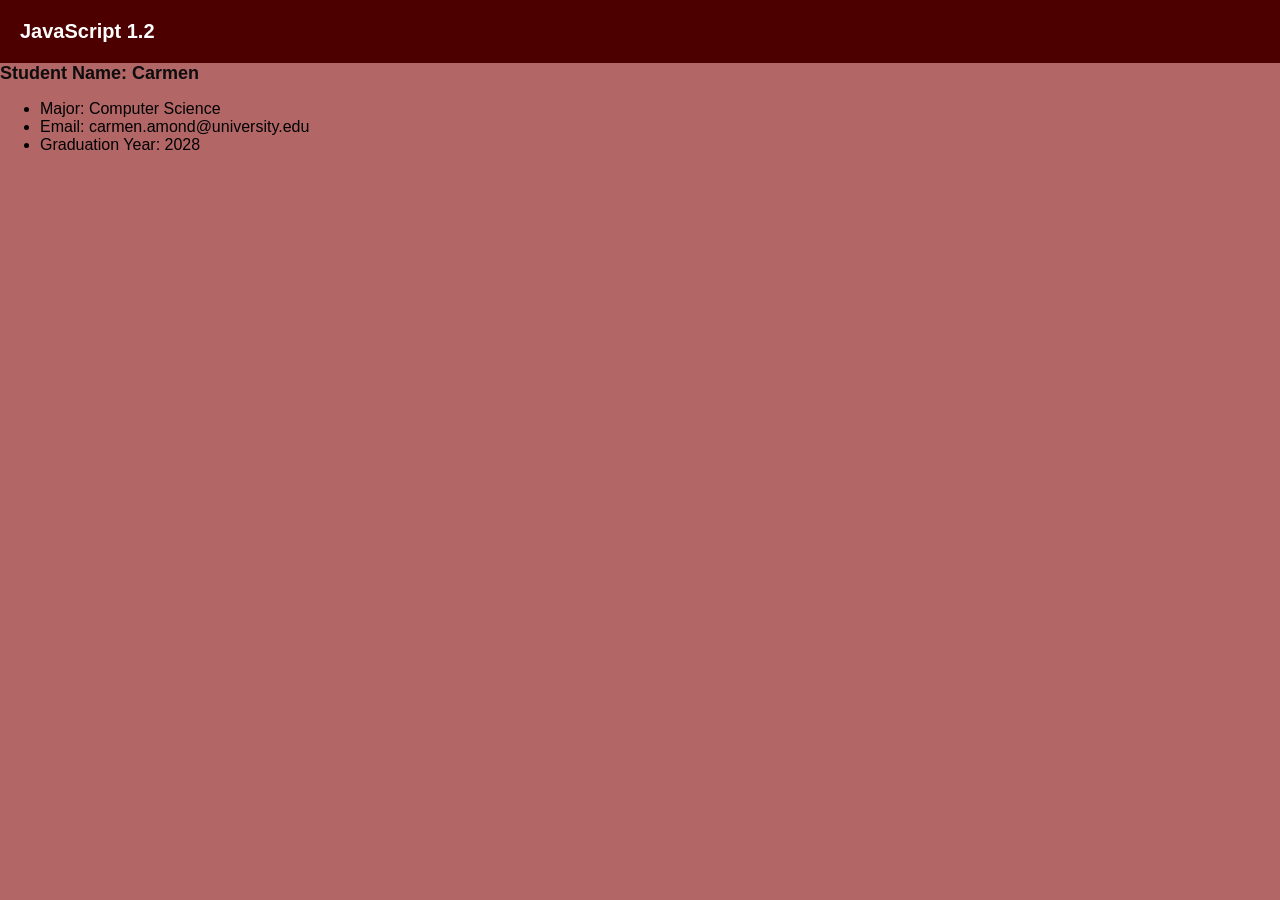
<file: index.html>
<!DOCTYPE html>
<html lang="en">
<head>
    <meta charset="UTF-8">
    <meta name="viewport" content="width=device-width, initial-scale=1.0">
    <title>JavaScript 1.2</title>
    <!-- add the JavaScript code here with defer, so it doesn't run until the page loads -->
    <script src="index.js" defer></script>

    <!-- CSS addition -->
    <link rel="stylesheet" href="main_index.css">
</head>
<body>
    <header>
        <h1>JavaScript 1.2</h1>
    </header>
    <!-- i need to add the js content to my html -->
    <main>
        <div class="student">
            <h2>Student Name: <span id="userName"></span></h2>
            <ul>
                <li>Major: <span id="major"></span></li>
                <li>Email: <span id="email"></span></li>
                <li>Graduation Year: <span id="gradYear"></span></li>
            </ul>
        <div class="student">
            
    </main>
</body>
</html>
</file>
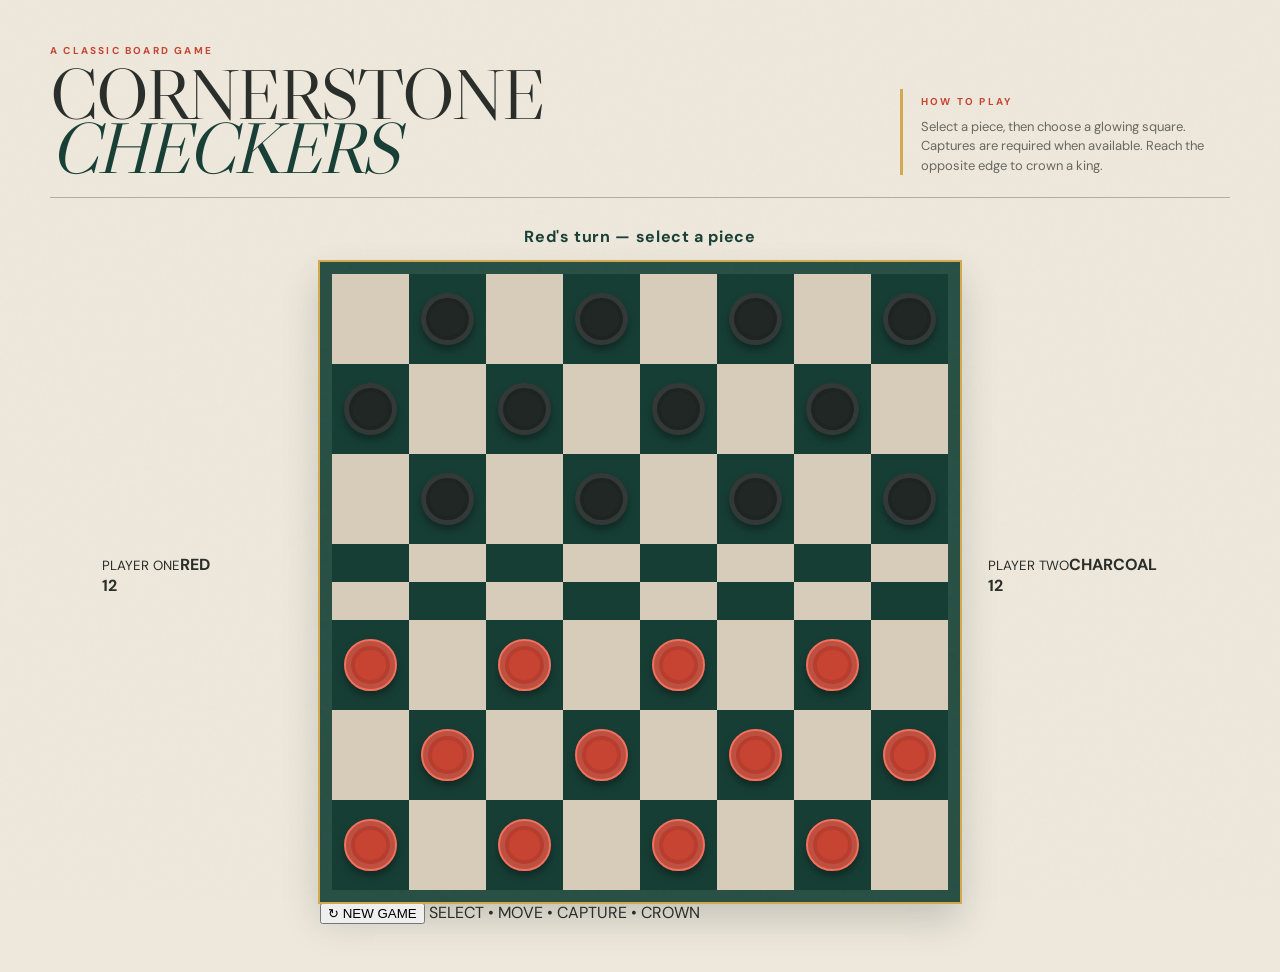
<file: checkers.html>
<!DOCTYPE html>
<html lang="en">
<head>
  <meta charset="UTF-8">
  <meta name="viewport" content="width=device-width, initial-scale=1.0">
  <title>Cornerstone Checkers</title>
  <link rel="stylesheet" href="checkers.css">
</head>
<body>
  <main>
    <header>
      <div><p class="kicker">A CLASSIC BOARD GAME</p><h1>CORNERSTONE<br><em>CHECKERS</em></h1></div>
      <div class="rules"><span>HOW TO PLAY</span><p>Select a piece, then choose a glowing square. Captures are required when available. Reach the opposite edge to crown a king.</p></div>
    </header>

    <section class="game-shell">
      <aside class="player red active" id="red-player">
        <span class="mini-piece"></span><div><small>PLAYER ONE</small><strong>RED</strong></div><b id="red-count">12</b>
      </aside>

      <div class="center">
        <div class="status" id="status" role="status" aria-live="polite">Red's turn — select a piece</div>
        <div id="board" class="board" role="grid" aria-label="Checkers board"></div>
        <div class="controls">
          <button id="restart" type="button">↻ NEW GAME</button>
          <span>SELECT • MOVE • CAPTURE • CROWN</span>
        </div>
      </div>

      <aside class="player charcoal" id="charcoal-player">
        <span class="mini-piece"></span><div><small>PLAYER TWO</small><strong>CHARCOAL</strong></div><b id="charcoal-count">12</b>
      </aside>
    </section>
  </main>
  <script src="checkers.js"></script>
</body>
</html>
</file>
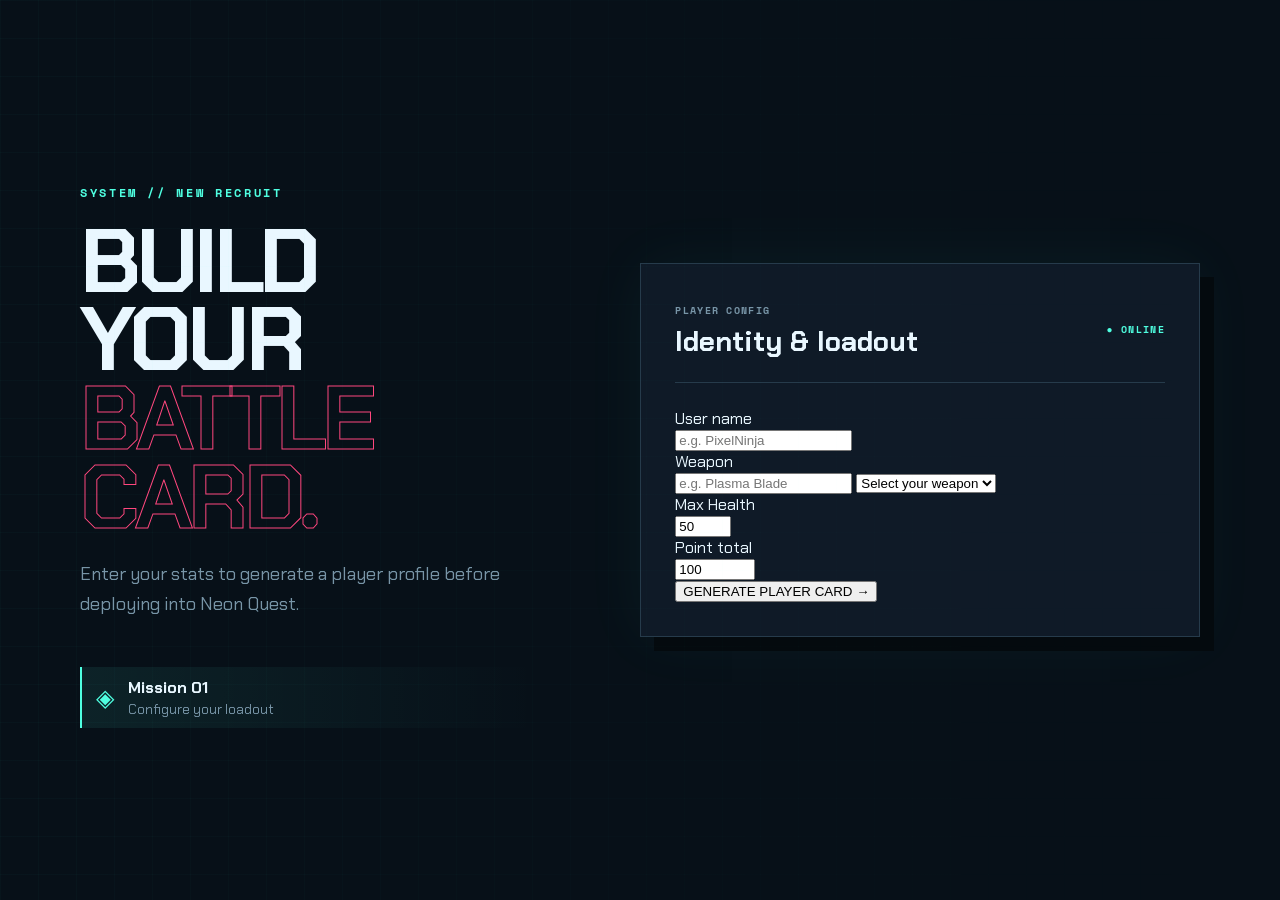
<file: GameElements.html>
<!DOCTYPE html>
<html lang="en">
<head>
  <meta charset="UTF-8">
  <meta name="viewport" content="width=device-width, initial-scale=1.0">
  <title>Neon Quest — Player Setup</title>
  <link rel="stylesheet" href="GameElements.css">
</head>
<body>
  <main class="layout">
    <section class="intro" aria-labelledby="page-title">
      <p class="eyebrow">SYSTEM // NEW RECRUIT</p>
      <h1 id="page-title">Build your<br><span>battle card.</span></h1>
      <p>Enter your stats to generate a player profile before deploying into Neon Quest.</p>
      <div class="mission"><span>◈</span><div><strong>Mission 01</strong><small>Configure your loadout</small></div></div>
    </section>

    <section class="panel">
      <form id="player-form">
        <div class="panel-heading">
          <div><span>PLAYER CONFIG</span><h2>Identity & loadout</h2></div>
          <span class="online">● ONLINE</span>
        </div>

        <label for="username">User name</label>
        <input id="username" name="username" type="text" maxlength="20" placeholder="e.g. PixelNinja" required>

        <label for="weapon">Weapon</label>
        <input id="weapon" name="weapon" type="text" maxlength="20" placeholder="e.g. Plasma Blade">
        <select id="weapon" name="weapon" aria-label="Select your weapon">
          <option value="" selected disabled>Select your weapon</option>
          <option>Plasma Blade</option><option>Gravity Hammer</option>
          <option>Photon Bow</option><option>Invisibility Cloak</option>
          <option>Arc Blaster</option>
        </select>

        <div class="two-column">
          <div><label for="health">Max Health</label><input id="health" name="health" type="number" min="0" max="100" value="50" required></div>
          <div><label for="points">Point total</label><input id="points" name="points" type="number" min="0" max="999999" value="100" required></div>
        </div>

        <button type="submit">GENERATE PLAYER CARD <span>→</span></button>
      </form>

      <section id="player-card" class="player-card" aria-live="polite" hidden>
        <div class="scanline"></div>
        <div class="card-top"><span>NEON QUEST // ID</span><span id="card-number"></span></div>
        <div class="avatar" id="avatar">PN</div>
        <div class="card-name"><small>PLAYER</small><strong id="out-name"></strong></div>
        <div class="stat-grid">
          <div><small>WEAPON</small><strong id="out-weapon"></strong></div>
          <div><small>POINTS</small><strong id="out-points"></strong></div>
        </div>
        <div class="health-row"><span>MAX HEALTH</span><b id="out-health"></b></div>
        <div class="meter"><span id="health-meter"></span></div>
        <p class="ready">STATUS: READY FOR DEPLOYMENT</p>
      </section>
    </section>
  </main>
  <script src="GameElements.js"></script>
</body>
</html>
</file>
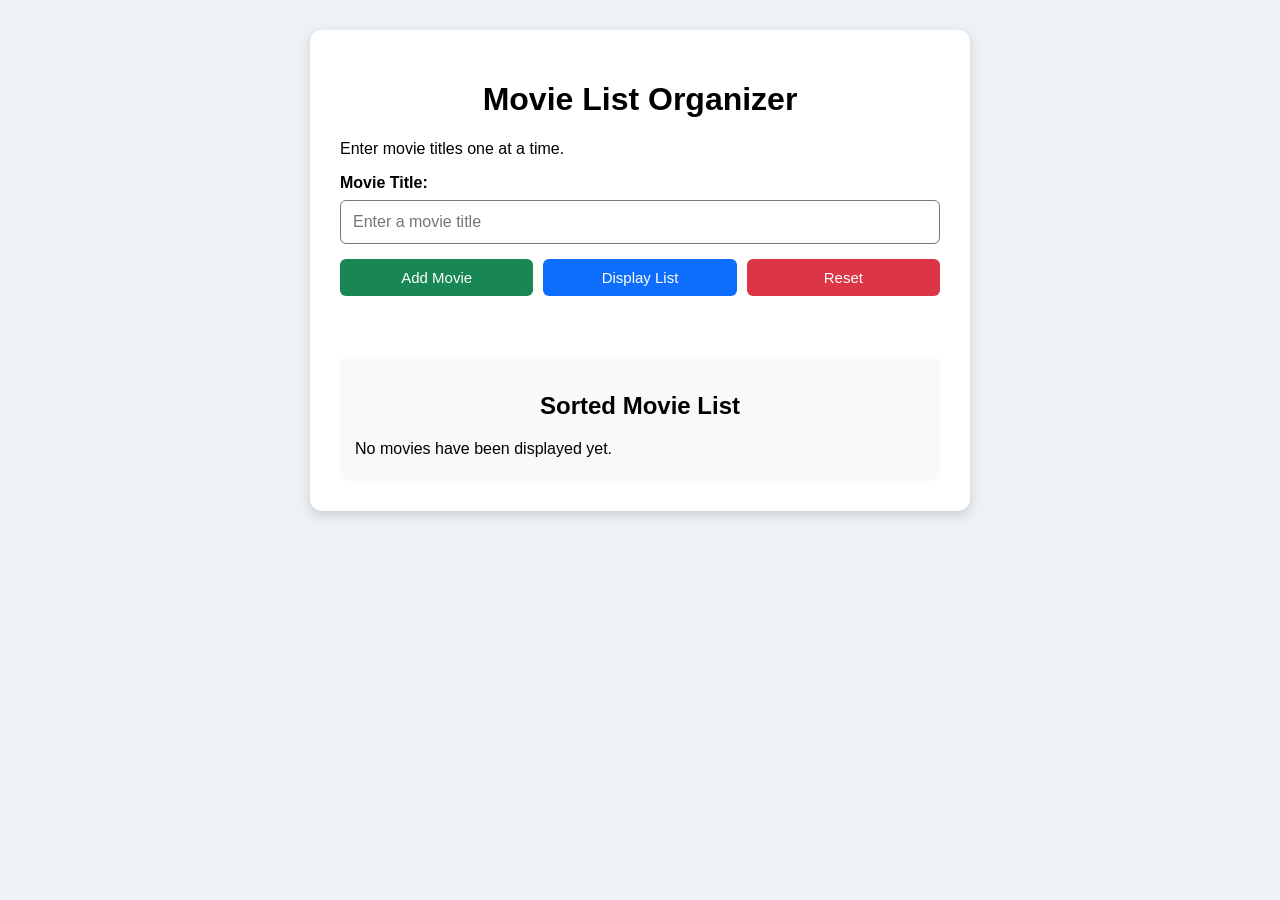
<file: Reset.html>
<!DOCTYPE html>
<html lang="en">
<head>
    <meta charset="UTF-8">
    <meta name="viewport" content="width=device-width, initial-scale=1.0">
    <title>Movie List</title>
    <link rel="stylesheet" href="Reset.css">
</head>

<body>
    <main class="movie-container">
        <h1>Movie List Organizer</h1>

        <p>Enter movie titles one at a time.</p>

        <label for="movieTitle">Movie Title:</label>

        <input
            type="text"
            id="movieTitle"
            placeholder="Enter a movie title"
        >

        <div class="button-area">
            <button id="addButton">Add Movie</button>
            <button id="displayButton">Display List</button>
            <button id="resetButton">Reset</button>
        </div>

        <p id="message"></p>

        <section class="list-area">
            <h2>Sorted Movie List</h2>
            <div id="movieList">
                <p>No movies have been displayed yet.</p>
            </div>
        </section>
    </main>

    <script src="Reset.js"></script>
</body>
</html>
</file>
<file: main_index.css>
/* styles */
body {
    font-family: Arial, Helvetica, sans-serif;
    background-color: #b36666;
    margin: 0;
}

header {
    background-color: #4d0000;
    color: white;
    padding: 20px;
}

h1 {
    font-size: 20px;
    margin: 0;
}

h2 {
    font-size: 18px;
    margin: 0;
    color: #0e0c0c;
}

p {
    font-size: 19px;
}
</file>
<file: checkers.css>
@import url('https://fonts.googleapis.com/css2?family=DM+Sans:wght@400;600;700&family=Libre+Caslon+Display&display=swap');

:root{
    --paper:#eee8dc;
    --cream:#d6ccb9;
    --green:#173e35;
    --dark:#15221e;
    --red:#c74332;
    --gold:#d4a84e;
    --ink:#292d29
}

*{
    box-sizing:border-box
}

body{
    margin:0;
    min-height:100vh;
    background:var(--paper);
    color:var(--ink);
    font-family:'DM Sans',sans-serif
}

body:before{
    content:"";
    position:fixed;
    inset:0;opacity:.32;
    pointer-events:none;
    background-image:url("data:image/svg+xml,%3Csvg viewBox='0 0 180 180' xmlns='http://www.w3.org/2000/svg'%3E%3Cfilter id='n'%3E%3CfeTurbulence type='fractalNoise' baseFrequency='.8' numOctaves='3' stitchTiles='stitch'/%3E%3C/filter%3E%3Crect width='100%25' height='100%25' filter='url(%23n)' opacity='.08'/%3E%3C/svg%3E")
}

main{
    width:min(1180px,94%);
    margin:auto;
    padding:34px 0 48px
}

header{
    display:flex;
    justify-content:space-between;
    align-items:end;
    border-bottom:1px solid #b5ad9e;
    padding-bottom:22px;
    margin-bottom:28px
}
.kicker,.rules span{
    font-size:10px;
    letter-spacing:.22em;
    font-weight:700;
    color:var(--red)
}
h1{
    margin:4px 0 0;
    font:72px/.75 'Libre Caslon Display',serif;
    letter-spacing:-.04em
}
h1 em{
    font-weight:400;
    color:var(--green)
}
.rules{
    max-width:330px;
    border-left:3px solid var(--gold);
    padding-left:18px
}
.rules p{
    font-size:13px;
    line-height:1.5;
    margin:7px 0 0;
    color:#68675f
}
.game-shell{
    display:grid;
    grid-template-columns:190px minmax(390px,640px) 190px;
    justify-content:center;
    align-items:center;
    gap:28px
}
.center{
    min-width:0
}
.status{
    text-align:center;
    margin-bottom:12px;
    font-weight:700;
    letter-spacing:.04em;
    color:var(--green);
    min-height:24px
}
.board{
    width:100%;
    aspect-ratio:1;
    display:grid;
    grid-template-columns:repeat(8,1fr);
    border:12px solid #284f44;
    outline:2px solid var(--gold);
    box-shadow:0 18px 35px #32403938;
    user-select:none
}
.square{
    position:relative;
    display:grid;
    place-items:center;
    border:0;
    padding:0
}
.light{
    background:var(--cream)
}
.dark{
    background:var(--green)
}
.dark:focus-visible{
    outline:3px solid white;
        outline-offset:-3px;
        z-index:3
}
.dark.valid:after{
        content:"";
        position:absolute;
        width:24%;
        aspect-ratio:1;
        border-radius:50%;
        background:var(--gold);
        box-shadow:0 0 0 6px #d4a84e44
}
.dark.capture:after{
        background:transparent;
        width:55%;
        border:4px solid var(--gold)
}
.piece{
        position:relative;
        width:68%;
        aspect-ratio:1;
        border-radius:50%;
        box-shadow:inset 0 0 0 5px #ffffff18,inset 0 0 0 9px #00000014,0 5px 7px #07161180;
        cursor:pointer;
        z-index:1;
        transition:transform .14s
}
.piece:hover{
        transform:translateY(-3px)
}
.piece.red{
        background:var(--red);
        border:2px solid #f0715e
}
.piece.charcoal{
        background:#202725;
        border：2px solid #56615d
}
.piece.selected{
        outline:4px solid var(--gold);
        outline-offset:3px;
        transform：translateY(-5px)
}
.piece.king::after{
        content:"♛";
        position:absolute;
        inset:0;
        display:grid;
        place-items:center;color:
</file>
<file: GameElements.css>
@import url('https://fonts.googleapis.com/css2?family=Chakra+Petch:wght@400;600;700&family=Space+Mono:wght@400;700&display=swap');

:root{
    --ink:#e9f7ff;
    --muted:#7895a7;
    --cyan:#4fffe1;
    --pink:#ff477e;
    --panel:#101c29;
    --line:#263b4b
    }

*{
    box-sizing:border-box;
}

body{
    margin:0;
    min-height:100vh;
    color:var(--ink);
    font-family:'Chakra Petch',sans-serif;
    background:#071018;
    overflow-x:hidden
}

body:before{
    content:"";
    position:fixed;
    inset:0;
    pointer-events:none;
    background:linear-gradient(rgba(79,255,225,.025) 1px,transparent 1px),linear-gradient(90deg,rgba(79,255,225,.025) 1px,transparent 1px);
    background-size:38px 38px;
    mask-image:linear-gradient(to right,#000,transparent)
}

.layout{
    width:min(1120px,92%);
    min-height:100vh;
    margin:auto;
    display:grid;
    grid-template-columns:.9fr 1.1fr;
    gap:8vw;
    align-items:center;
    padding:56px 0
}
.eyebrow{
    font:700 12px 'Space Mono';
    letter-spacing:.22em;
    color:var(--cyan)
}
h1{
    font-size:clamp(54px,7vw,90px);
    line-height:.88;
    margin:22px 0;
    text-transform:uppercase;
    letter-spacing:-.05em
}
h1 span{
    color:transparent;
    -webkit-text-stroke:1px var(--pink)
}
.intro>p:not(.eyebrow){
    color:var(--muted);
    font-size:18px;
    max-width:430px;
    line-height:1.65
}
.mission{
    display:flex;
    gap:14px;
    align-items:center;
    margin-top:48px;
    border-left:2px solid var(--cyan);
    padding:10px 14px;
    background:linear-gradient(90deg,rgba(79,255,225,.08),transparent)
}
.mission>span{
    color:var(--cyan);
    font-size:24px
}
.mission strong,.mission small{
    display:block
}
.mission small{
    color:var(--muted);
    margin-top:3px
}
.panel{
    background:rgba(16,28,41,.91);
    border:1px solid var(--line);
    padding:34px;
    box-shadow:14px 14px 0 #040a0e,0 0 60px rgba(79,255,225,.05)
}
.panel-heading,.card-top,.health-row{
    display:flex;
    justify-content:space-between;
    align-items:center
}
.panel-heading{
    border-bottom:1px solid var(--line);
    padding-bottom:22px;
    margin-bottom:25px
}
.panel-heading span,.card-top{
    font:700 10px 'Space Mono';
    letter-spacing:.13em;
    color:var(--muted)
}
h2{
    margin:4px 0 0;
    font-size:28px
}
.online{
    color:var(--cyan)!important
}
label{
    display:block;}

.player-card{
    position:relative;overflow:hidden;
    margin-top:28px;border:1px solid var(--cyan);
    padding:24px;background:linear-gradient(135deg,rgba(79,255,225,.08),transparent 55%),#09131d;
    animation:reveal .5s ease both
}

.scanline{
    position:absolute;
    inset:-100% 0 auto;height:50%;background:linear-gradient(transparent,rgba(79,255,225,.08),transparent);
    animation:scan 3s linear infinite
}

.avatar{
    width:66px;
    height:66px;
    margin:22px 0 14px;
    display:grid;
    place-items:center;
    border:1px solid var(--pink);
    color:var(--pink);
    font-size:25px;
    font-weight:700;
    clip-path:polygon(12% 0,100% 0,100% 88%,88% 100%,0 100%,0 12%)
}

.card-name small,.stat-grid small{
    display:block;color:var(--muted);font:10px 'Space Mono';
    letter-spacing:.12em
}

.card-name strong{
    font-size:30px
}

.stat-grid{
    display:grid;
    grid-template-columns:2fr 1fr;
    margin:20px 0;
    gap:10px
}

.stat-grid strong{
    display:block;
    margin-top:5px;
    color:var(--cyan)
}
.health-row{
    font:700 11px 'Space Mono';
    letter-spacing:.08em
}

.meter{
    height:7px;
    background:#21313c;
    margin-top:8px
}

.meter span{
    display:block;
    height:100%;
    background:linear-gradient(90deg,var(--pink),var(--cyan));
    transition:width .6s ease
}

.ready{
    color:var(--cyan);
    font:700 10px 'Space Mono';
    margin:22px 0 0
}

@keyframes reveal{from{opacity:0;transform:translateY(18px)}to{opacity:1;transform:none}}@keyframes scan{to{transform:translateY(400%)}}@media(max-width:800px){.layout{grid-template-columns:1fr;padding:48px 0}.intro{padding-top:20px}h1{font-size:58px}.panel{padding:24px}.two-column{grid-template-columns:1fr}}
</file>
